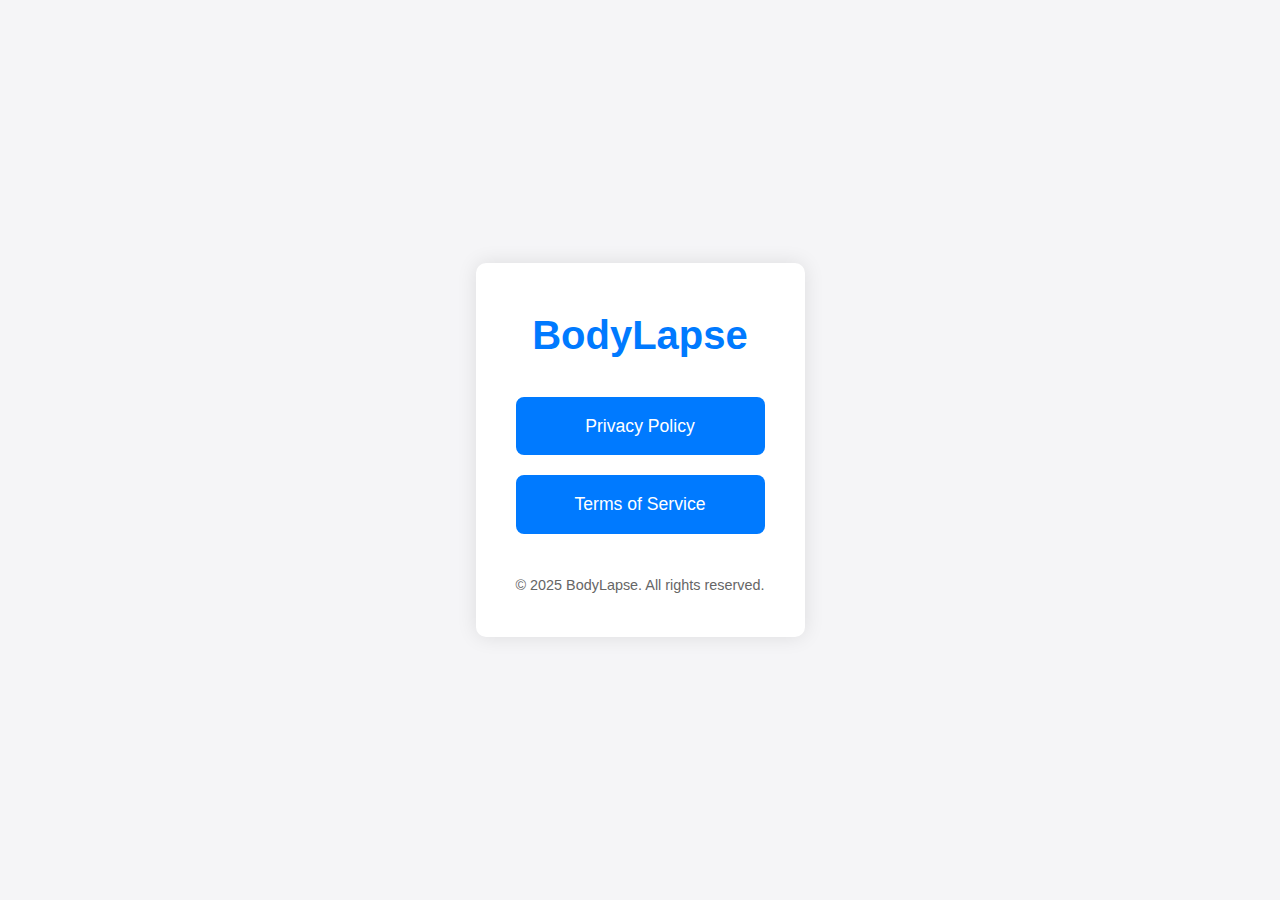
<file: index.html>
<!DOCTYPE html>
<html lang="en">
<head>
    <meta charset="UTF-8">
    <meta name="viewport" content="width=device-width, initial-scale=1.0">
    <title>BodyLapse - Legal</title>
    <style>
        * {
            margin: 0;
            padding: 0;
            box-sizing: border-box;
        }
        
        body {
            font-family: -apple-system, BlinkMacSystemFont, 'Segoe UI', Roboto, 'Helvetica Neue', Arial, sans-serif;
            line-height: 1.6;
            color: #333;
            background-color: #f5f5f7;
            display: flex;
            justify-content: center;
            align-items: center;
            min-height: 100vh;
        }
        
        .container {
            max-width: 600px;
            margin: 20px;
            padding: 40px;
            background-color: white;
            box-shadow: 0 0 20px rgba(0,0,0,0.1);
            border-radius: 10px;
            text-align: center;
        }
        
        h1 {
            color: #007AFF;
            margin-bottom: 30px;
            font-size: 2.5em;
        }
        
        .links {
            display: flex;
            flex-direction: column;
            gap: 20px;
        }
        
        a {
            display: inline-block;
            padding: 15px 30px;
            background-color: #007AFF;
            color: white;
            text-decoration: none;
            border-radius: 8px;
            font-size: 1.1em;
            transition: background-color 0.3s;
        }
        
        a:hover {
            background-color: #0051D5;
        }
        
        .footer {
            margin-top: 40px;
            color: #666;
            font-size: 0.9em;
        }
        
        @media (max-width: 600px) {
            .container {
                margin: 10px;
                padding: 30px 20px;
            }
            
            h1 {
                font-size: 2em;
            }
        }
    </style>
</head>
<body>
    <div class="container">
        <h1>BodyLapse</h1>
        <div class="links">
            <a href="privacy_policy.html">Privacy Policy</a>
            <a href="terms_of_service.html">Terms of Service</a>
        </div>
        <div class="footer">
            <p>&copy; 2025 BodyLapse. All rights reserved.</p>
        </div>
    </div>
</body>
</html>
</file>
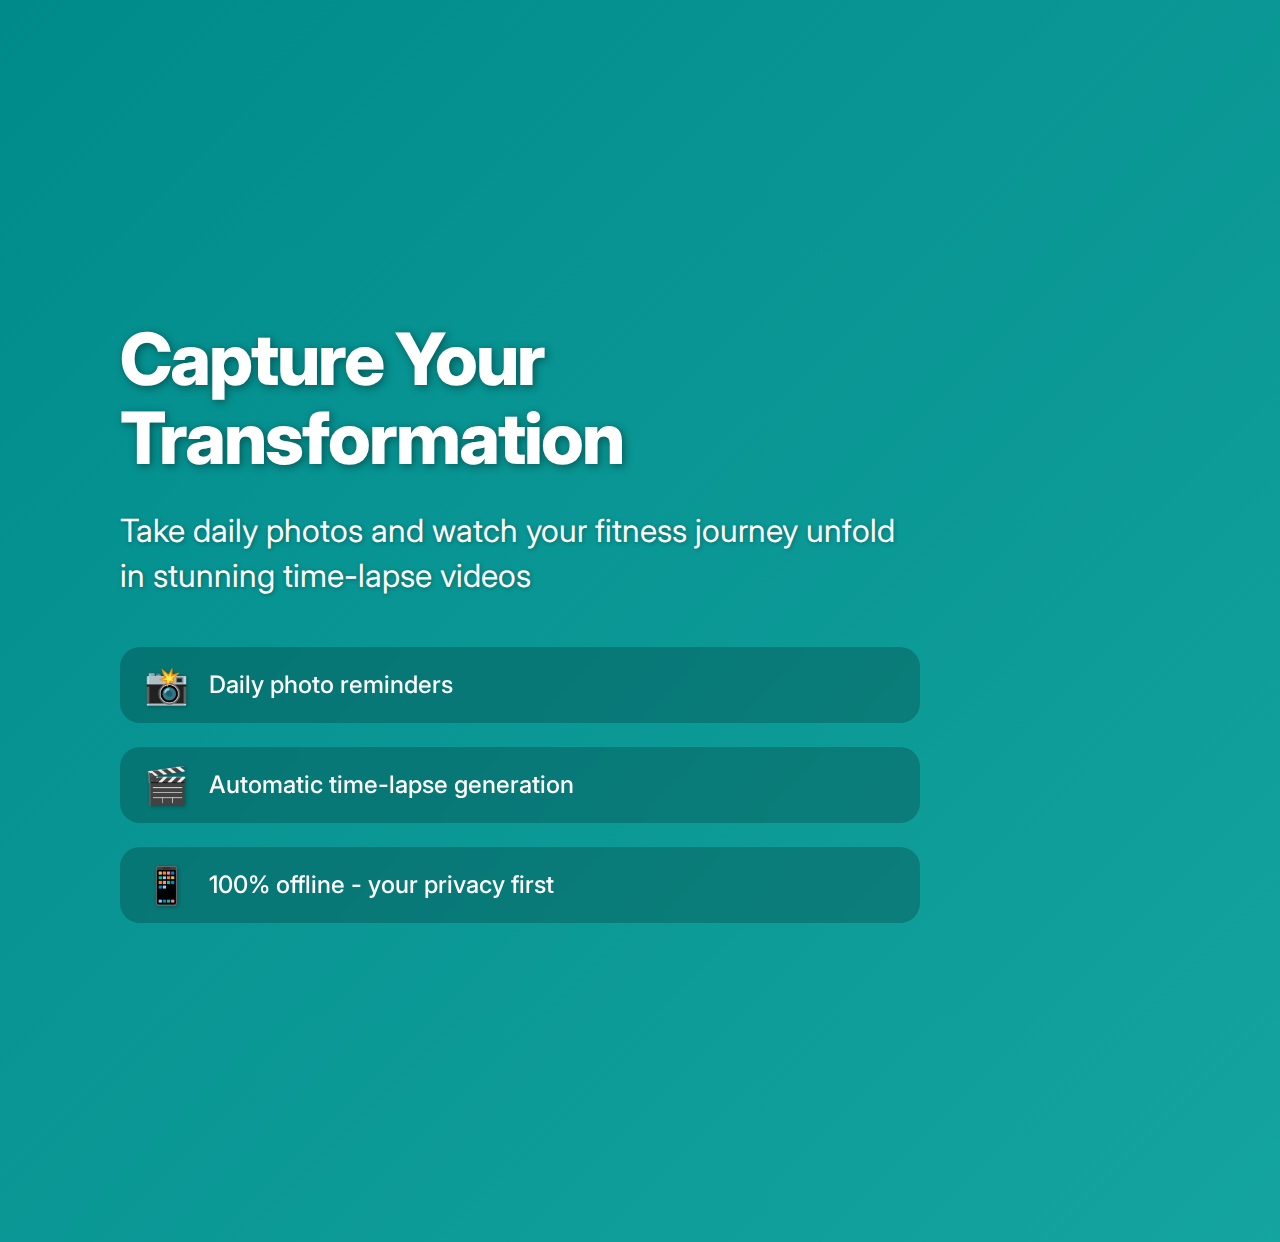
<file: bodylapse-marketing/index.html>
<!DOCTYPE html>
<html lang="en">
<head>
    <meta charset="UTF-8">
    <meta name="viewport" content="width=2688, height=1242, initial-scale=1.0">
    <title>BodyLapse - Track Your Fitness Journey</title>
    <link rel="stylesheet" href="css/styles.css">
    <link rel="preconnect" href="https://fonts.googleapis.com">
    <link rel="preconnect" href="https://fonts.gstatic.com" crossorigin>
    <link href="https://fonts.googleapis.com/css2?family=Inter:wght@400;500;600;700;800&display=swap" rel="stylesheet">
</head>
<body>
    <!-- Language Selector -->
    <div class="language-selector">
        <button class="lang-btn active" data-lang="en">EN</button>
        <button class="lang-btn" data-lang="ja">JA</button>
        <button class="lang-btn" data-lang="ko">KO</button>
        <button class="lang-btn" data-lang="es">ES</button>
    </div>


    <!-- Slide Container -->
    <div class="slide-container">
        <!-- Slide 1: Daily Photo & Time-lapse -->
        <div class="slide active" id="slide-1">
            <div class="content-wrapper">
                <div class="text-section">
                    <h1 class="title" data-i18n="slide1.title">Capture Your Transformation</h1>
                    <p class="subtitle" data-i18n="slide1.subtitle">Take daily photos and watch your fitness journey unfold in stunning time-lapse videos</p>
                    <div class="features">
                        <div class="feature-item">
                            <span class="feature-icon">📸</span>
                            <span class="feature-text" data-i18n="slide1.feature1">Daily photo reminders</span>
                        </div>
                        <div class="feature-item">
                            <span class="feature-icon">🎬</span>
                            <span class="feature-text" data-i18n="slide1.feature2">Automatic time-lapse generation</span>
                        </div>
                        <div class="feature-item">
                            <span class="feature-icon">📱</span>
                            <span class="feature-text" data-i18n="slide1.feature3">100% offline - your privacy first</span>
                        </div>
                    </div>
                </div>
                <div class="visual-section">
                    <div class="phone-mockup">
                        <video class="demo-video" autoplay loop muted playsinline>
                            <source src="assets/videos/timelapse-demo.mp4" type="video/mp4">
                        </video>
                        <div class="video-placeholder"></div>
                    </div>
                </div>
            </div>
        </div>

        <!-- Slide 2: Face Blur Privacy -->
        <div class="slide" id="slide-2">
            <div class="content-wrapper">
                <div class="text-section">
                    <h1 class="title" data-i18n="slide2.title">Your Privacy Matters</h1>
                    <p class="subtitle" data-i18n="slide2.subtitle">Advanced face blur technology keeps your identity private while tracking your progress</p>
                    <div class="features">
                        <div class="feature-item">
                            <span class="feature-icon">🔒</span>
                            <span class="feature-text" data-i18n="slide2.feature1">Automatic face detection & blur</span>
                        </div>
                        <div class="feature-item">
                            <span class="feature-icon">🛡️</span>
                            <span class="feature-text" data-i18n="slide2.feature2">On-device processing only</span>
                        </div>
                        <div class="feature-item">
                            <span class="feature-icon">👤</span>
                            <span class="feature-text" data-i18n="slide2.feature3">Share progress, not identity</span>
                        </div>
                    </div>
                </div>
                <div class="visual-section">
                    <div class="before-after-showcase">
                        <div class="privacy-demo">
                            <img src="assets/images/privacy-before.png" alt="Before blur" class="privacy-img before">
                            <img src="assets/images/privacy-after.png" alt="After blur" class="privacy-img after">
                        </div>
                    </div>
                </div>
            </div>
        </div>

        <!-- Slide 3: Weight & Body Fat Tracking -->
        <div class="slide" id="slide-3">
            <div class="content-wrapper">
                <div class="text-section">
                    <div class="premium-badge" data-i18n="premium">PREMIUM</div>
                    <h1 class="title" data-i18n="slide3.title">Track Every Metric</h1>
                    <p class="subtitle" data-i18n="slide3.subtitle">Monitor weight and body fat percentage with beautiful charts and insights</p>
                    <div class="features">
                        <div class="feature-item">
                            <span class="feature-icon">📊</span>
                            <span class="feature-text" data-i18n="slide3.feature1">Interactive progress charts</span>
                        </div>
                        <div class="feature-item">
                            <span class="feature-icon">💪</span>
                            <span class="feature-text" data-i18n="slide3.feature2">Body composition tracking</span>
                        </div>
                        <div class="feature-item">
                            <span class="feature-icon">🏥</span>
                            <span class="feature-text" data-i18n="slide3.feature3">HealthKit integration</span>
                        </div>
                    </div>
                </div>
                <div class="visual-section">
                    <div class="chart-mockup">
                        <img src="assets/images/weight-chart.png" alt="Weight tracking chart" class="chart-img">
                    </div>
                </div>
            </div>
        </div>

        <!-- Slide 4: Before/After Comparison -->
        <div class="slide" id="slide-4">
            <div class="content-wrapper">
                <div class="text-section">
                    <h1 class="title" data-i18n="slide4.title">See Your Progress</h1>
                    <p class="subtitle" data-i18n="slide4.subtitle">Compare any two dates side-by-side to visualize your transformation</p>
                    <div class="features">
                        <div class="feature-item">
                            <span class="feature-icon">🔄</span>
                            <span class="feature-text" data-i18n="slide4.feature1">Instant before/after views</span>
                        </div>
                        <div class="feature-item">
                            <span class="feature-icon">📅</span>
                            <span class="feature-text" data-i18n="slide4.feature2">Select any dates to compare</span>
                        </div>
                        <div class="feature-item">
                            <span class="feature-icon">📈</span>
                            <span class="feature-text" data-i18n="slide4.feature3">Track long-term changes</span>
                        </div>
                    </div>
                </div>
                <div class="visual-section">
                    <div class="comparison-showcase">
                        <img src="assets/images/comparison-view.png" alt="Before/After comparison" class="comparison-img">
                    </div>
                </div>
            </div>
        </div>

        <!-- Slide 5: Body Outline Detection -->
        <div class="slide" id="slide-5">
            <div class="content-wrapper">
                <div class="text-section">
                    <h1 class="title" data-i18n="slide5.title">Perfect Alignment Every Time</h1>
                    <p class="subtitle" data-i18n="slide5.subtitle">Smart body outline detection ensures consistent photos for accurate progress tracking</p>
                    <div class="features">
                        <div class="feature-item">
                            <span class="feature-icon">🎯</span>
                            <span class="feature-text" data-i18n="slide5.feature1">AI-powered body detection</span>
                        </div>
                        <div class="feature-item">
                            <span class="feature-icon">📐</span>
                            <span class="feature-text" data-i18n="slide5.feature2">Consistent pose guidance</span>
                        </div>
                        <div class="feature-item">
                            <span class="feature-icon">📊</span>
                            <span class="feature-text" data-i18n="slide5.feature3">More accurate comparisons</span>
                        </div>
                    </div>
                </div>
                <div class="visual-section">
                    <div class="body-outline-mockup">
                        <img src="assets/images/body-outline.png" alt="Body outline detection" class="outline-img">
                    </div>
                </div>
            </div>
        </div>

        <!-- Slide 6: Call to Action -->
        <div class="slide" id="slide-6">
            <div class="content-wrapper">
                <div class="text-section">
                    <h1 class="title" data-i18n="slide6.title">Start Your Journey Today</h1>
                    <p class="subtitle" data-i18n="slide6.subtitle">Join thousands who are transforming their bodies with BodyLapse</p>
                    <div class="features">
                        <div class="feature-item">
                            <span class="feature-icon">🆓</span>
                            <span class="feature-text" data-i18n="slide6.feature1">Free to start</span>
                        </div>
                        <div class="feature-item">
                            <span class="feature-icon">🔒</span>
                            <span class="feature-text" data-i18n="slide6.feature2">100% private & secure</span>
                        </div>
                        <div class="feature-item">
                            <span class="feature-icon">⭐</span>
                            <span class="feature-text" data-i18n="slide6.feature3">Premium features available</span>
                        </div>
                    </div>
                    <div class="cta-section">
                        <p class="cta-text" data-i18n="cta.text">Start your transformation today</p>
                        <button class="cta-button" data-i18n="cta.button">Download BodyLapse</button>
                    </div>
                </div>
                <div class="visual-section">
                    <div class="app-logo-section">
                        <img src="assets/images/app-icon.png" alt="BodyLapse App Icon" class="app-icon">
                    </div>
                </div>
            </div>
        </div>
    </div>


    <script src="js/translations.js"></script>
    <script src="js/main.js"></script>
</body>
</html>
</file>
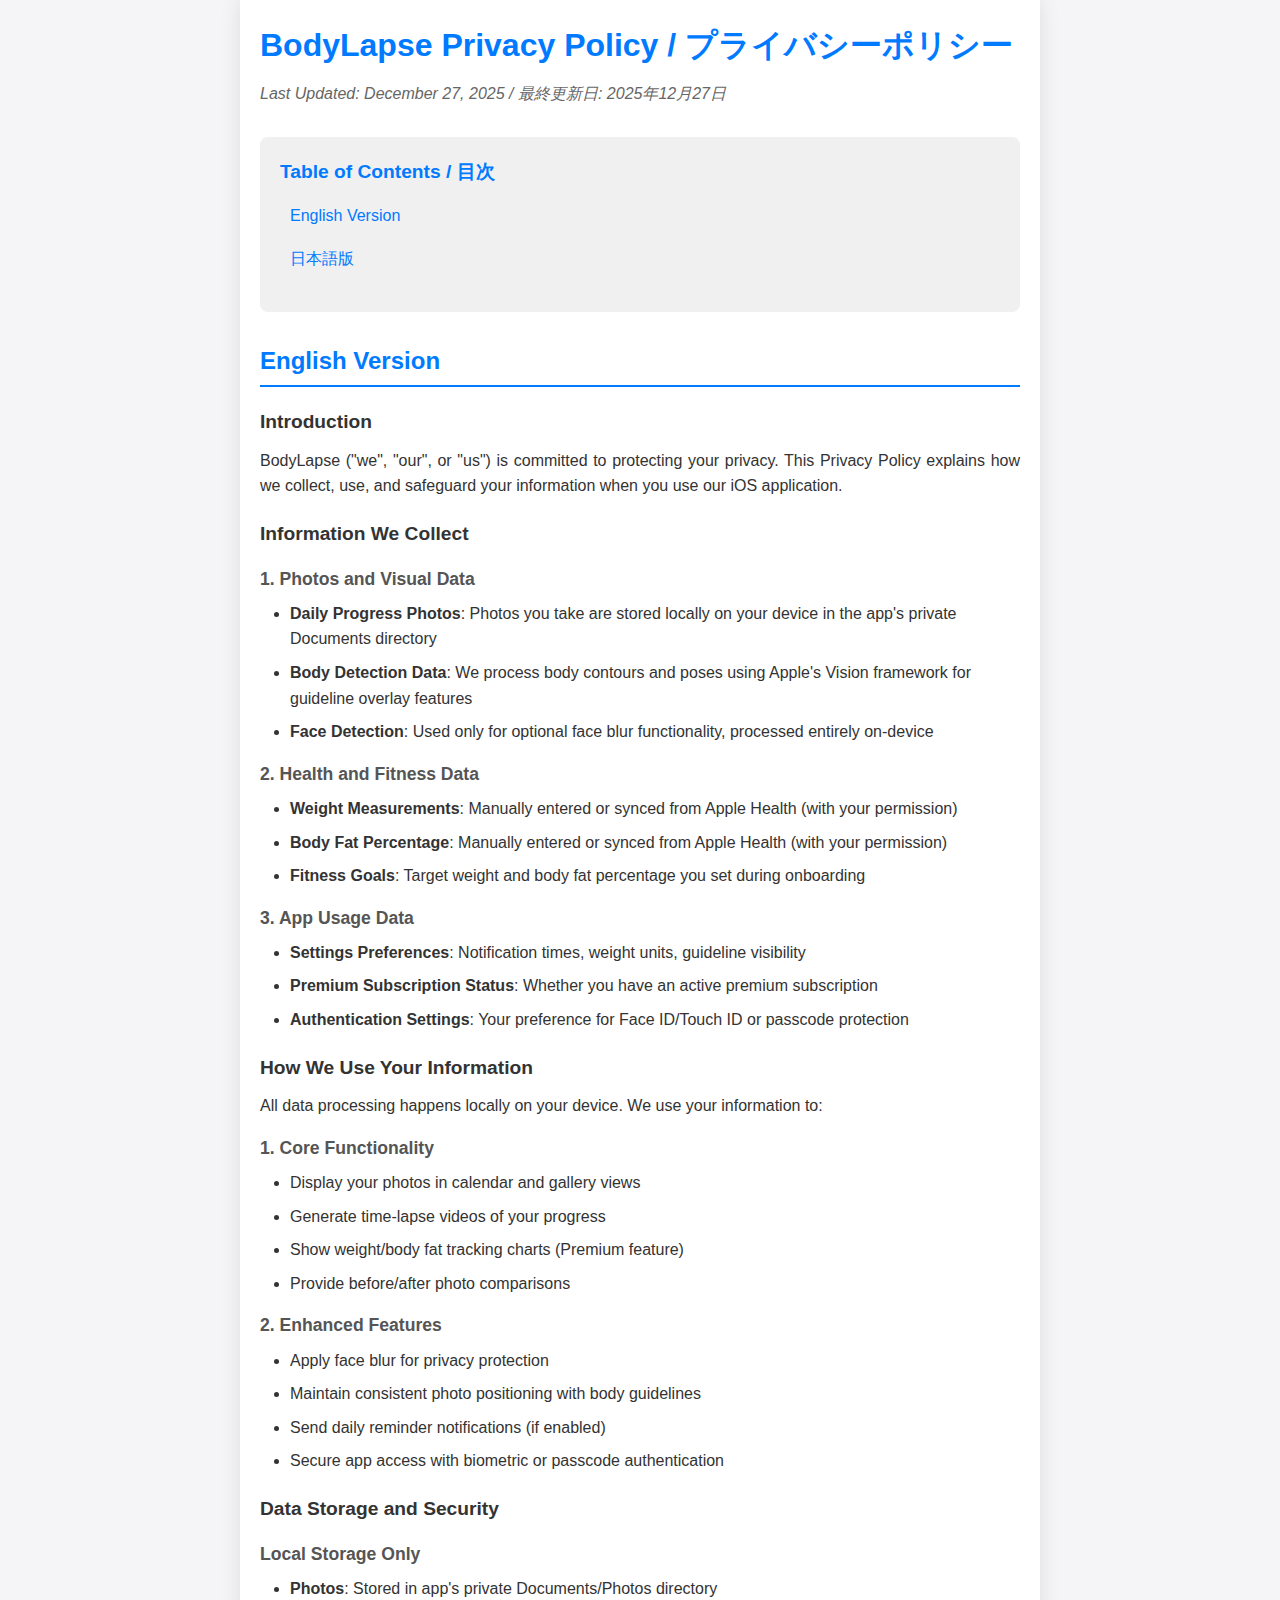
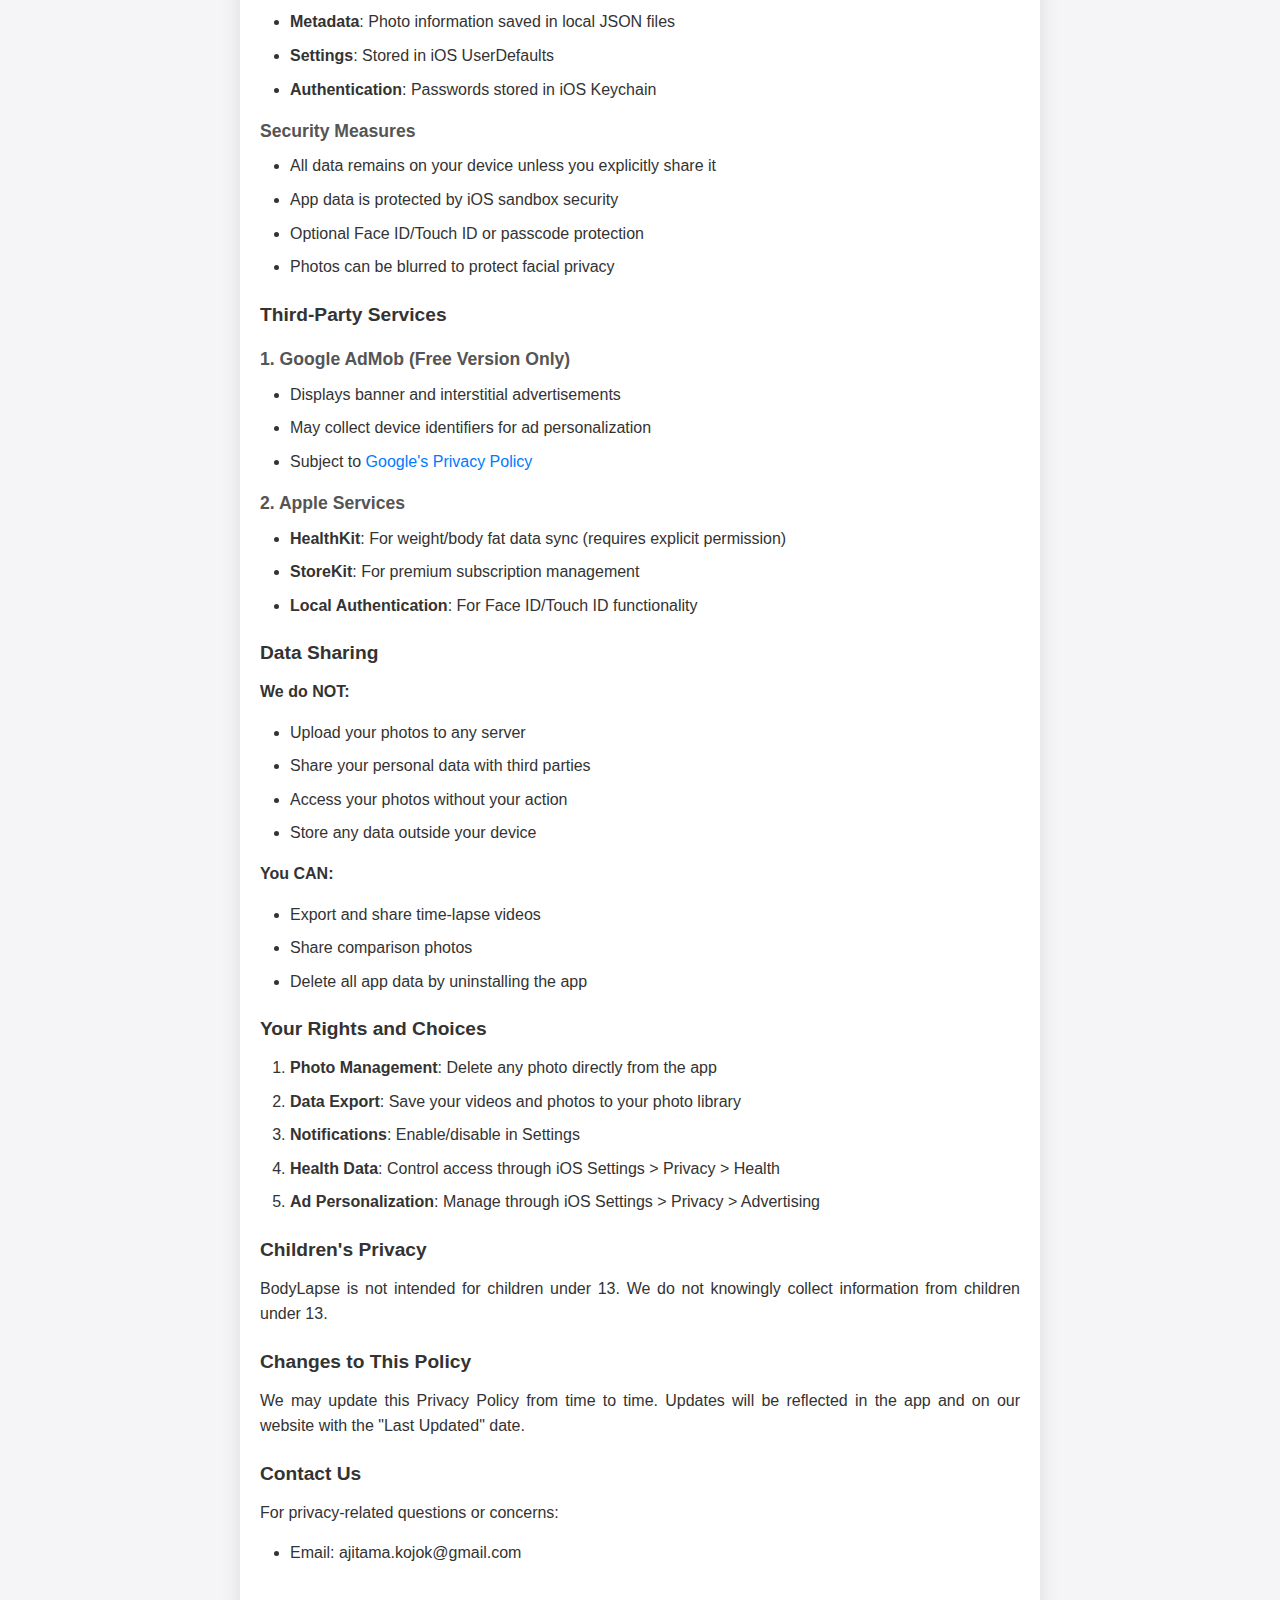
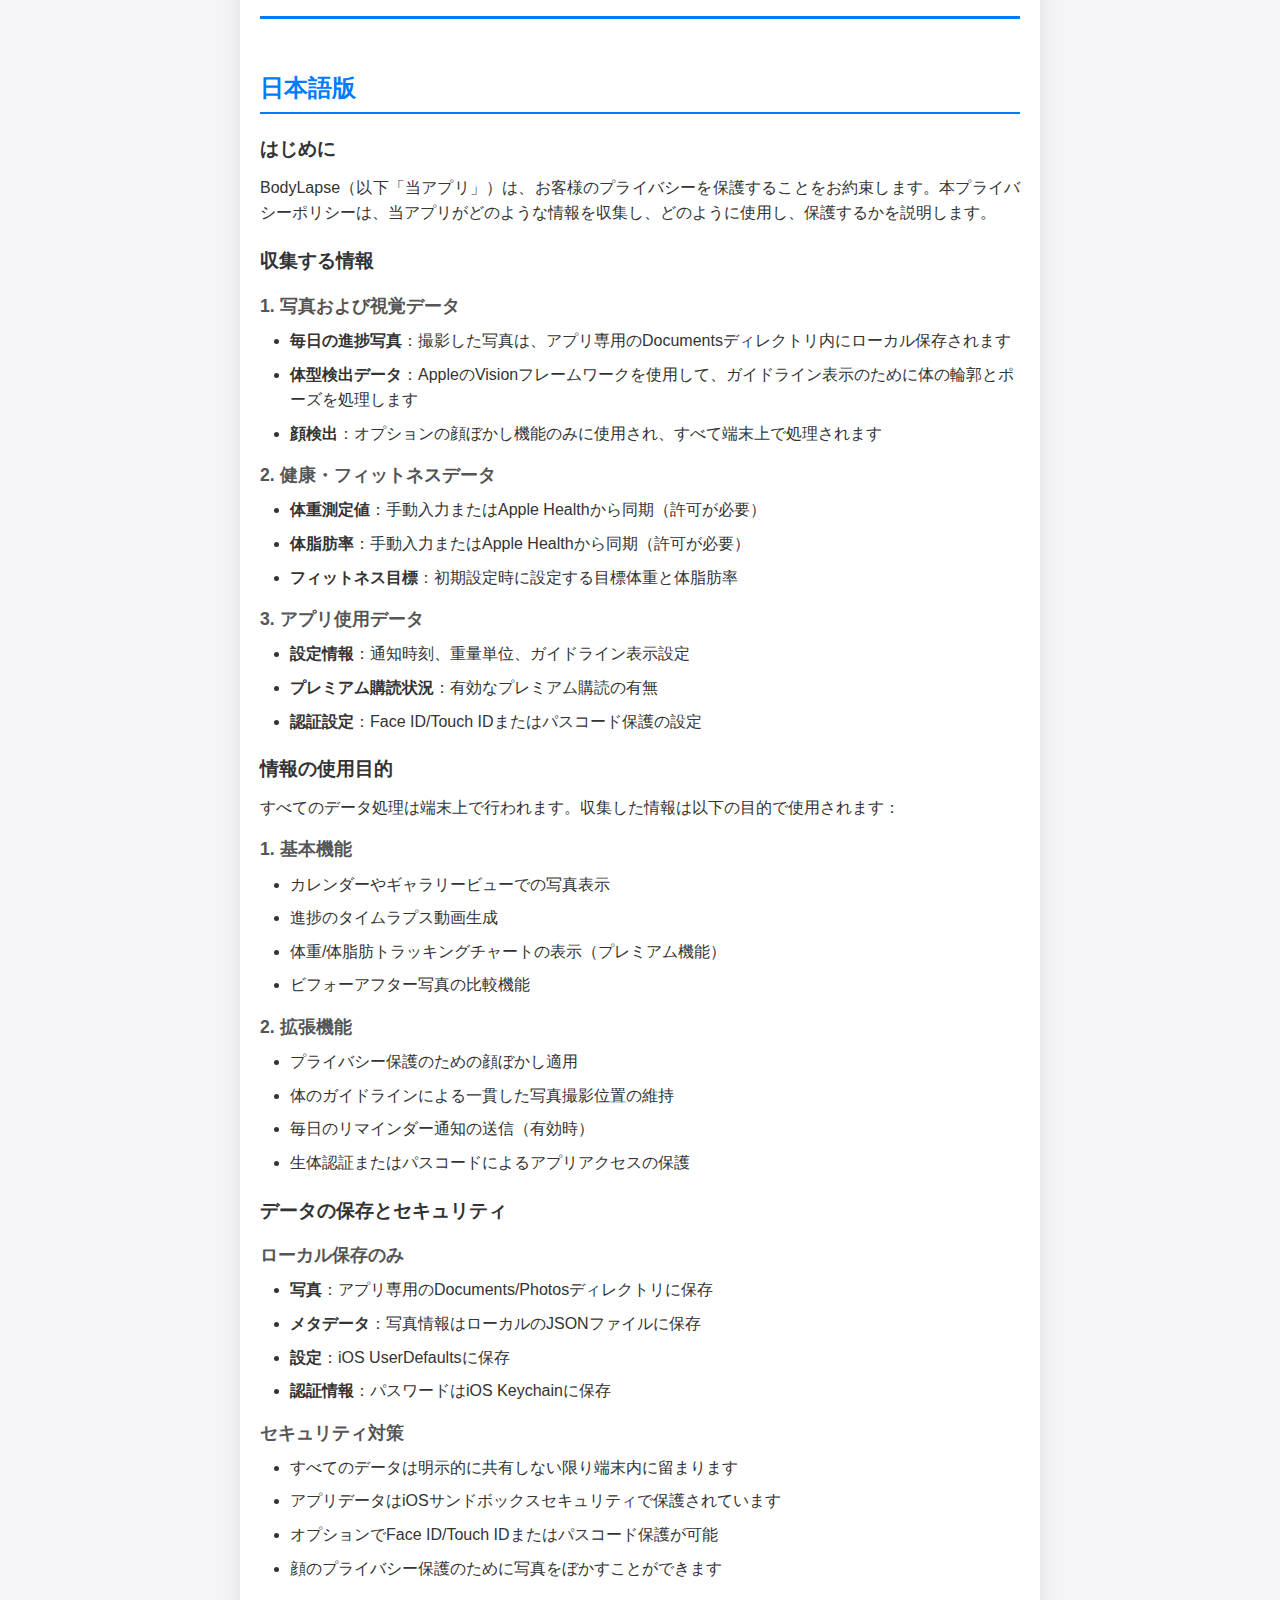
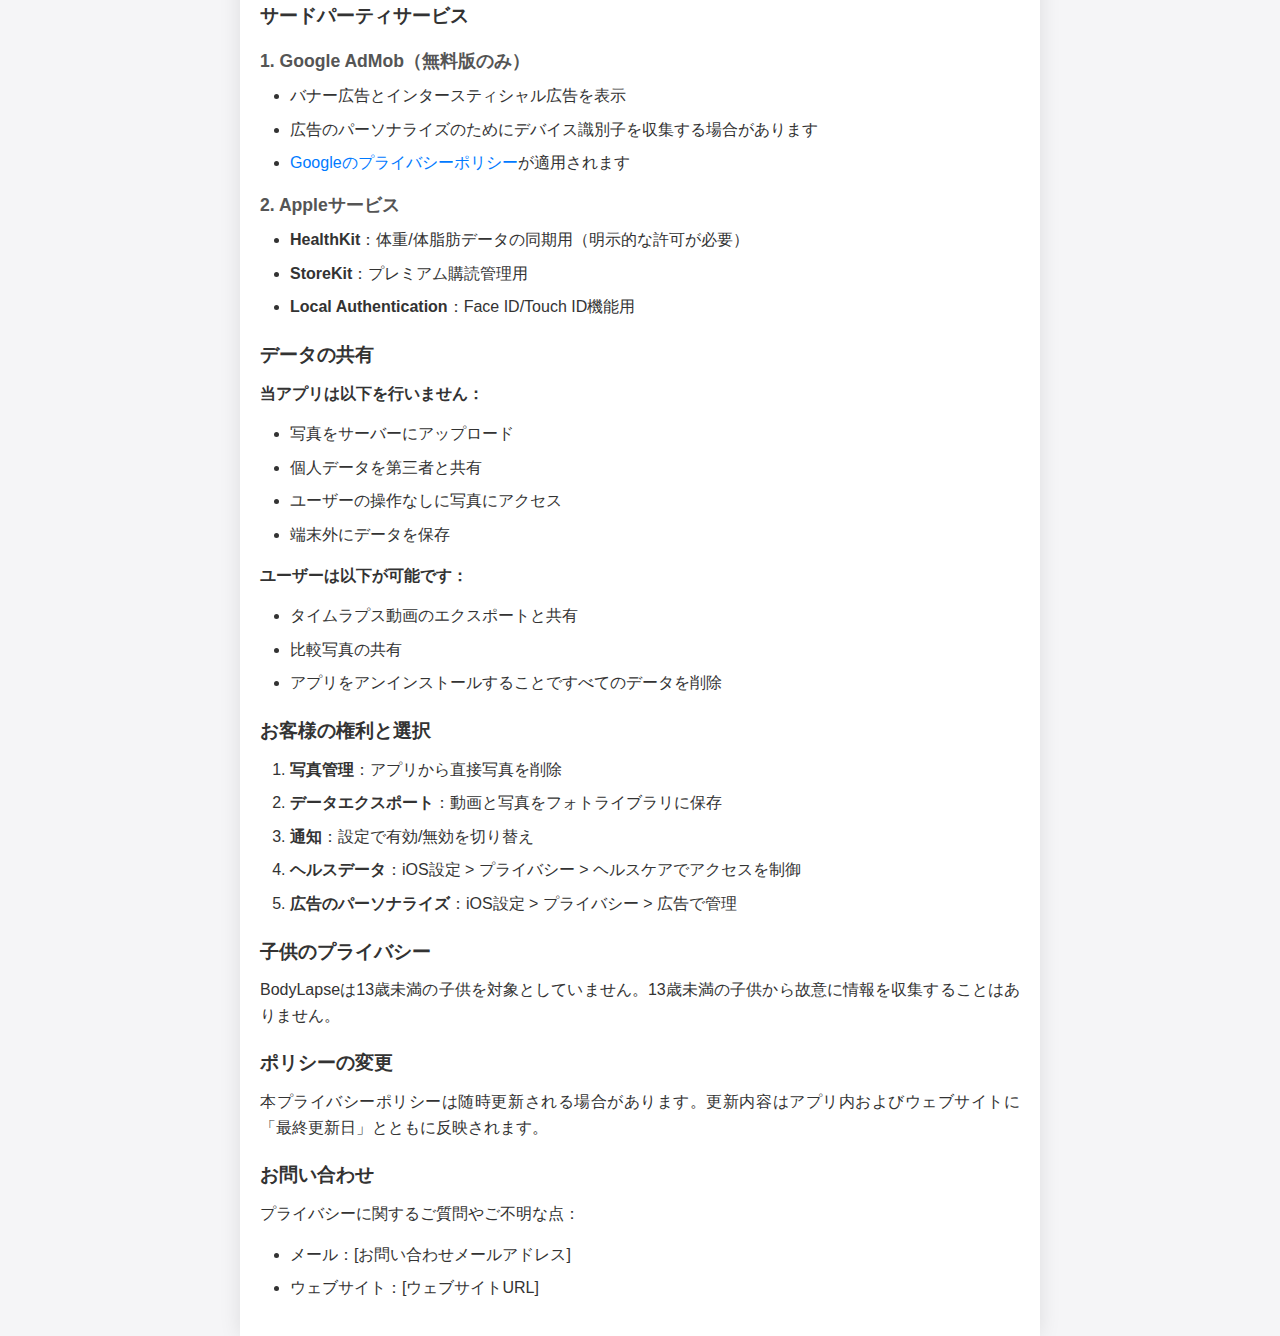
<file: privacy_policy.html>
<!DOCTYPE html>
<html lang="en">
<head>
    <meta charset="UTF-8">
    <meta name="viewport" content="width=device-width, initial-scale=1.0">
    <title>BodyLapse Privacy Policy</title>
    <style>
        * {
            margin: 0;
            padding: 0;
            box-sizing: border-box;
        }
        
        body {
            font-family: -apple-system, BlinkMacSystemFont, 'Segoe UI', Roboto, 'Helvetica Neue', Arial, sans-serif;
            line-height: 1.6;
            color: #333;
            background-color: #f5f5f7;
        }
        
        .container {
            max-width: 800px;
            margin: 0 auto;
            padding: 20px;
            background-color: white;
            box-shadow: 0 0 20px rgba(0,0,0,0.1);
        }
        
        h1 {
            color: #007AFF;
            margin-bottom: 10px;
            font-size: 2em;
        }
        
        h2 {
            color: #007AFF;
            margin-top: 30px;
            margin-bottom: 15px;
            font-size: 1.5em;
            border-bottom: 2px solid #007AFF;
            padding-bottom: 5px;
        }
        
        h3 {
            color: #333;
            margin-top: 20px;
            margin-bottom: 10px;
            font-size: 1.2em;
        }
        
        h4 {
            color: #555;
            margin-top: 15px;
            margin-bottom: 8px;
            font-size: 1.1em;
        }
        
        p {
            margin-bottom: 15px;
            text-align: justify;
        }
        
        ul, ol {
            margin-left: 30px;
            margin-bottom: 15px;
        }
        
        li {
            margin-bottom: 8px;
        }
        
        .update-date {
            color: #666;
            font-style: italic;
            margin-bottom: 30px;
        }
        
        .language-separator {
            margin: 50px 0;
            border-top: 3px solid #007AFF;
        }
        
        a {
            color: #007AFF;
            text-decoration: none;
        }
        
        a:hover {
            text-decoration: underline;
        }
        
        .toc {
            background-color: #f0f0f0;
            padding: 20px;
            margin-bottom: 30px;
            border-radius: 8px;
        }
        
        .toc h3 {
            margin-top: 0;
            color: #007AFF;
        }
        
        .toc ul {
            list-style: none;
            margin-left: 0;
        }
        
        .toc a {
            display: block;
            padding: 5px 10px;
            border-radius: 4px;
            transition: background-color 0.2s;
        }
        
        .toc a:hover {
            background-color: #e0e0e0;
            text-decoration: none;
        }
        
        @media (max-width: 600px) {
            .container {
                padding: 15px;
            }
            
            h1 {
                font-size: 1.5em;
            }
            
            h2 {
                font-size: 1.3em;
            }
        }
    </style>
</head>
<body>
    <div class="container">
        <h1>BodyLapse Privacy Policy / プライバシーポリシー</h1>
        <p class="update-date">Last Updated: December 27, 2025 / 最終更新日: 2025年12月27日</p>
        
        <div class="toc">
            <h3>Table of Contents / 目次</h3>
            <ul>
                <li><a href="#english">English Version</a></li>
                <li><a href="#japanese">日本語版</a></li>
            </ul>
        </div>

        <section id="english">
            <h2>English Version</h2>
            
            <h3>Introduction</h3>
            <p>BodyLapse ("we", "our", or "us") is committed to protecting your privacy. This Privacy Policy explains how we collect, use, and safeguard your information when you use our iOS application.</p>
            
            <h3>Information We Collect</h3>
            
            <h4>1. Photos and Visual Data</h4>
            <ul>
                <li><strong>Daily Progress Photos</strong>: Photos you take are stored locally on your device in the app's private Documents directory</li>
                <li><strong>Body Detection Data</strong>: We process body contours and poses using Apple's Vision framework for guideline overlay features</li>
                <li><strong>Face Detection</strong>: Used only for optional face blur functionality, processed entirely on-device</li>
            </ul>
            
            <h4>2. Health and Fitness Data</h4>
            <ul>
                <li><strong>Weight Measurements</strong>: Manually entered or synced from Apple Health (with your permission)</li>
                <li><strong>Body Fat Percentage</strong>: Manually entered or synced from Apple Health (with your permission)</li>
                <li><strong>Fitness Goals</strong>: Target weight and body fat percentage you set during onboarding</li>
            </ul>
            
            <h4>3. App Usage Data</h4>
            <ul>
                <li><strong>Settings Preferences</strong>: Notification times, weight units, guideline visibility</li>
                <li><strong>Premium Subscription Status</strong>: Whether you have an active premium subscription</li>
                <li><strong>Authentication Settings</strong>: Your preference for Face ID/Touch ID or passcode protection</li>
            </ul>
            
            <h3>How We Use Your Information</h3>
            <p>All data processing happens locally on your device. We use your information to:</p>
            
            <h4>1. Core Functionality</h4>
            <ul>
                <li>Display your photos in calendar and gallery views</li>
                <li>Generate time-lapse videos of your progress</li>
                <li>Show weight/body fat tracking charts (Premium feature)</li>
                <li>Provide before/after photo comparisons</li>
            </ul>
            
            <h4>2. Enhanced Features</h4>
            <ul>
                <li>Apply face blur for privacy protection</li>
                <li>Maintain consistent photo positioning with body guidelines</li>
                <li>Send daily reminder notifications (if enabled)</li>
                <li>Secure app access with biometric or passcode authentication</li>
            </ul>
            
            <h3>Data Storage and Security</h3>
            
            <h4>Local Storage Only</h4>
            <ul>
                <li><strong>Photos</strong>: Stored in app's private Documents/Photos directory</li>
                <li><strong>Metadata</strong>: Photo information saved in local JSON files</li>
                <li><strong>Settings</strong>: Stored in iOS UserDefaults</li>
                <li><strong>Authentication</strong>: Passwords stored in iOS Keychain</li>
            </ul>
            
            <h4>Security Measures</h4>
            <ul>
                <li>All data remains on your device unless you explicitly share it</li>
                <li>App data is protected by iOS sandbox security</li>
                <li>Optional Face ID/Touch ID or passcode protection</li>
                <li>Photos can be blurred to protect facial privacy</li>
            </ul>
            
            <h3>Third-Party Services</h3>
            
            <h4>1. Google AdMob (Free Version Only)</h4>
            <ul>
                <li>Displays banner and interstitial advertisements</li>
                <li>May collect device identifiers for ad personalization</li>
                <li>Subject to <a href="https://policies.google.com/privacy" target="_blank">Google's Privacy Policy</a></li>
            </ul>
            
            <h4>2. Apple Services</h4>
            <ul>
                <li><strong>HealthKit</strong>: For weight/body fat data sync (requires explicit permission)</li>
                <li><strong>StoreKit</strong>: For premium subscription management</li>
                <li><strong>Local Authentication</strong>: For Face ID/Touch ID functionality</li>
            </ul>
            
            <h3>Data Sharing</h3>
            <p><strong>We do NOT:</strong></p>
            <ul>
                <li>Upload your photos to any server</li>
                <li>Share your personal data with third parties</li>
                <li>Access your photos without your action</li>
                <li>Store any data outside your device</li>
            </ul>
            
            <p><strong>You CAN:</strong></p>
            <ul>
                <li>Export and share time-lapse videos</li>
                <li>Share comparison photos</li>
                <li>Delete all app data by uninstalling the app</li>
            </ul>
            
            <h3>Your Rights and Choices</h3>
            <ol>
                <li><strong>Photo Management</strong>: Delete any photo directly from the app</li>
                <li><strong>Data Export</strong>: Save your videos and photos to your photo library</li>
                <li><strong>Notifications</strong>: Enable/disable in Settings</li>
                <li><strong>Health Data</strong>: Control access through iOS Settings > Privacy > Health</li>
                <li><strong>Ad Personalization</strong>: Manage through iOS Settings > Privacy > Advertising</li>
            </ol>
            
            <h3>Children's Privacy</h3>
            <p>BodyLapse is not intended for children under 13. We do not knowingly collect information from children under 13.</p>
            
            <h3>Changes to This Policy</h3>
            <p>We may update this Privacy Policy from time to time. Updates will be reflected in the app and on our website with the "Last Updated" date.</p>
            
            <h3>Contact Us</h3>
            <p>For privacy-related questions or concerns:</p>
            <ul>
                <li>Email: ajitama.kojok@gmail.com</li>
            </ul>
        </section>

        <div class="language-separator"></div>

        <section id="japanese">
            <h2>日本語版</h2>
            
            <h3>はじめに</h3>
            <p>BodyLapse（以下「当アプリ」）は、お客様のプライバシーを保護することをお約束します。本プライバシーポリシーは、当アプリがどのような情報を収集し、どのように使用し、保護するかを説明します。</p>
            
            <h3>収集する情報</h3>
            
            <h4>1. 写真および視覚データ</h4>
            <ul>
                <li><strong>毎日の進捗写真</strong>：撮影した写真は、アプリ専用のDocumentsディレクトリ内にローカル保存されます</li>
                <li><strong>体型検出データ</strong>：AppleのVisionフレームワークを使用して、ガイドライン表示のために体の輪郭とポーズを処理します</li>
                <li><strong>顔検出</strong>：オプションの顔ぼかし機能のみに使用され、すべて端末上で処理されます</li>
            </ul>
            
            <h4>2. 健康・フィットネスデータ</h4>
            <ul>
                <li><strong>体重測定値</strong>：手動入力またはApple Healthから同期（許可が必要）</li>
                <li><strong>体脂肪率</strong>：手動入力またはApple Healthから同期（許可が必要）</li>
                <li><strong>フィットネス目標</strong>：初期設定時に設定する目標体重と体脂肪率</li>
            </ul>
            
            <h4>3. アプリ使用データ</h4>
            <ul>
                <li><strong>設定情報</strong>：通知時刻、重量単位、ガイドライン表示設定</li>
                <li><strong>プレミアム購読状況</strong>：有効なプレミアム購読の有無</li>
                <li><strong>認証設定</strong>：Face ID/Touch IDまたはパスコード保護の設定</li>
            </ul>
            
            <h3>情報の使用目的</h3>
            <p>すべてのデータ処理は端末上で行われます。収集した情報は以下の目的で使用されます：</p>
            
            <h4>1. 基本機能</h4>
            <ul>
                <li>カレンダーやギャラリービューでの写真表示</li>
                <li>進捗のタイムラプス動画生成</li>
                <li>体重/体脂肪トラッキングチャートの表示（プレミアム機能）</li>
                <li>ビフォーアフター写真の比較機能</li>
            </ul>
            
            <h4>2. 拡張機能</h4>
            <ul>
                <li>プライバシー保護のための顔ぼかし適用</li>
                <li>体のガイドラインによる一貫した写真撮影位置の維持</li>
                <li>毎日のリマインダー通知の送信（有効時）</li>
                <li>生体認証またはパスコードによるアプリアクセスの保護</li>
            </ul>
            
            <h3>データの保存とセキュリティ</h3>
            
            <h4>ローカル保存のみ</h4>
            <ul>
                <li><strong>写真</strong>：アプリ専用のDocuments/Photosディレクトリに保存</li>
                <li><strong>メタデータ</strong>：写真情報はローカルのJSONファイルに保存</li>
                <li><strong>設定</strong>：iOS UserDefaultsに保存</li>
                <li><strong>認証情報</strong>：パスワードはiOS Keychainに保存</li>
            </ul>
            
            <h4>セキュリティ対策</h4>
            <ul>
                <li>すべてのデータは明示的に共有しない限り端末内に留まります</li>
                <li>アプリデータはiOSサンドボックスセキュリティで保護されています</li>
                <li>オプションでFace ID/Touch IDまたはパスコード保護が可能</li>
                <li>顔のプライバシー保護のために写真をぼかすことができます</li>
            </ul>
            
            <h3>サードパーティサービス</h3>
            
            <h4>1. Google AdMob（無料版のみ）</h4>
            <ul>
                <li>バナー広告とインタースティシャル広告を表示</li>
                <li>広告のパーソナライズのためにデバイス識別子を収集する場合があります</li>
                <li><a href="https://policies.google.com/privacy" target="_blank">Googleのプライバシーポリシー</a>が適用されます</li>
            </ul>
            
            <h4>2. Appleサービス</h4>
            <ul>
                <li><strong>HealthKit</strong>：体重/体脂肪データの同期用（明示的な許可が必要）</li>
                <li><strong>StoreKit</strong>：プレミアム購読管理用</li>
                <li><strong>Local Authentication</strong>：Face ID/Touch ID機能用</li>
            </ul>
            
            <h3>データの共有</h3>
            <p><strong>当アプリは以下を行いません：</strong></p>
            <ul>
                <li>写真をサーバーにアップロード</li>
                <li>個人データを第三者と共有</li>
                <li>ユーザーの操作なしに写真にアクセス</li>
                <li>端末外にデータを保存</li>
            </ul>
            
            <p><strong>ユーザーは以下が可能です：</strong></p>
            <ul>
                <li>タイムラプス動画のエクスポートと共有</li>
                <li>比較写真の共有</li>
                <li>アプリをアンインストールすることですべてのデータを削除</li>
            </ul>
            
            <h3>お客様の権利と選択</h3>
            <ol>
                <li><strong>写真管理</strong>：アプリから直接写真を削除</li>
                <li><strong>データエクスポート</strong>：動画と写真をフォトライブラリに保存</li>
                <li><strong>通知</strong>：設定で有効/無効を切り替え</li>
                <li><strong>ヘルスデータ</strong>：iOS設定 > プライバシー > ヘルスケアでアクセスを制御</li>
                <li><strong>広告のパーソナライズ</strong>：iOS設定 > プライバシー > 広告で管理</li>
            </ol>
            
            <h3>子供のプライバシー</h3>
            <p>BodyLapseは13歳未満の子供を対象としていません。13歳未満の子供から故意に情報を収集することはありません。</p>
            
            <h3>ポリシーの変更</h3>
            <p>本プライバシーポリシーは随時更新される場合があります。更新内容はアプリ内およびウェブサイトに「最終更新日」とともに反映されます。</p>
            
            <h3>お問い合わせ</h3>
            <p>プライバシーに関するご質問やご不明な点：</p>
            <ul>
                <li>メール：[お問い合わせメールアドレス]</li>
                <li>ウェブサイト：[ウェブサイトURL]</li>
            </ul>
        </section>
    </div>
</body>
</html>
</file>
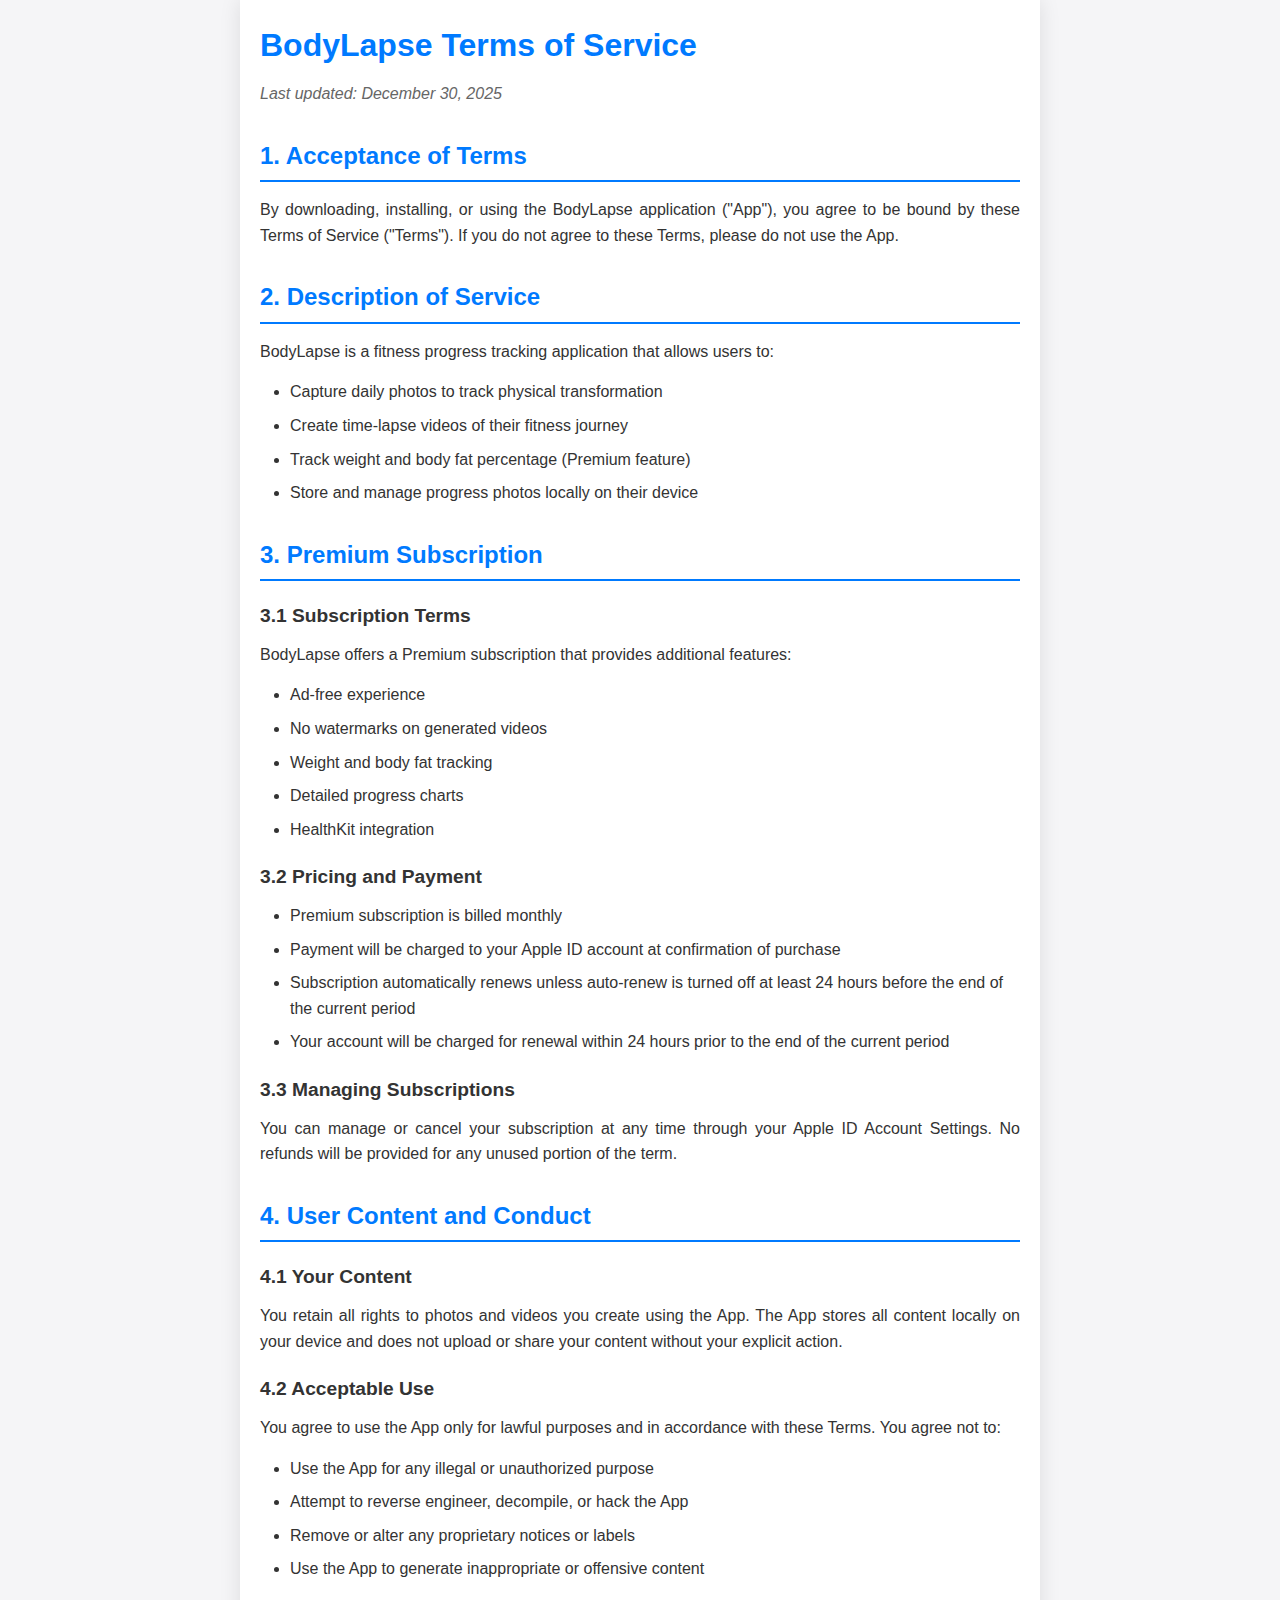
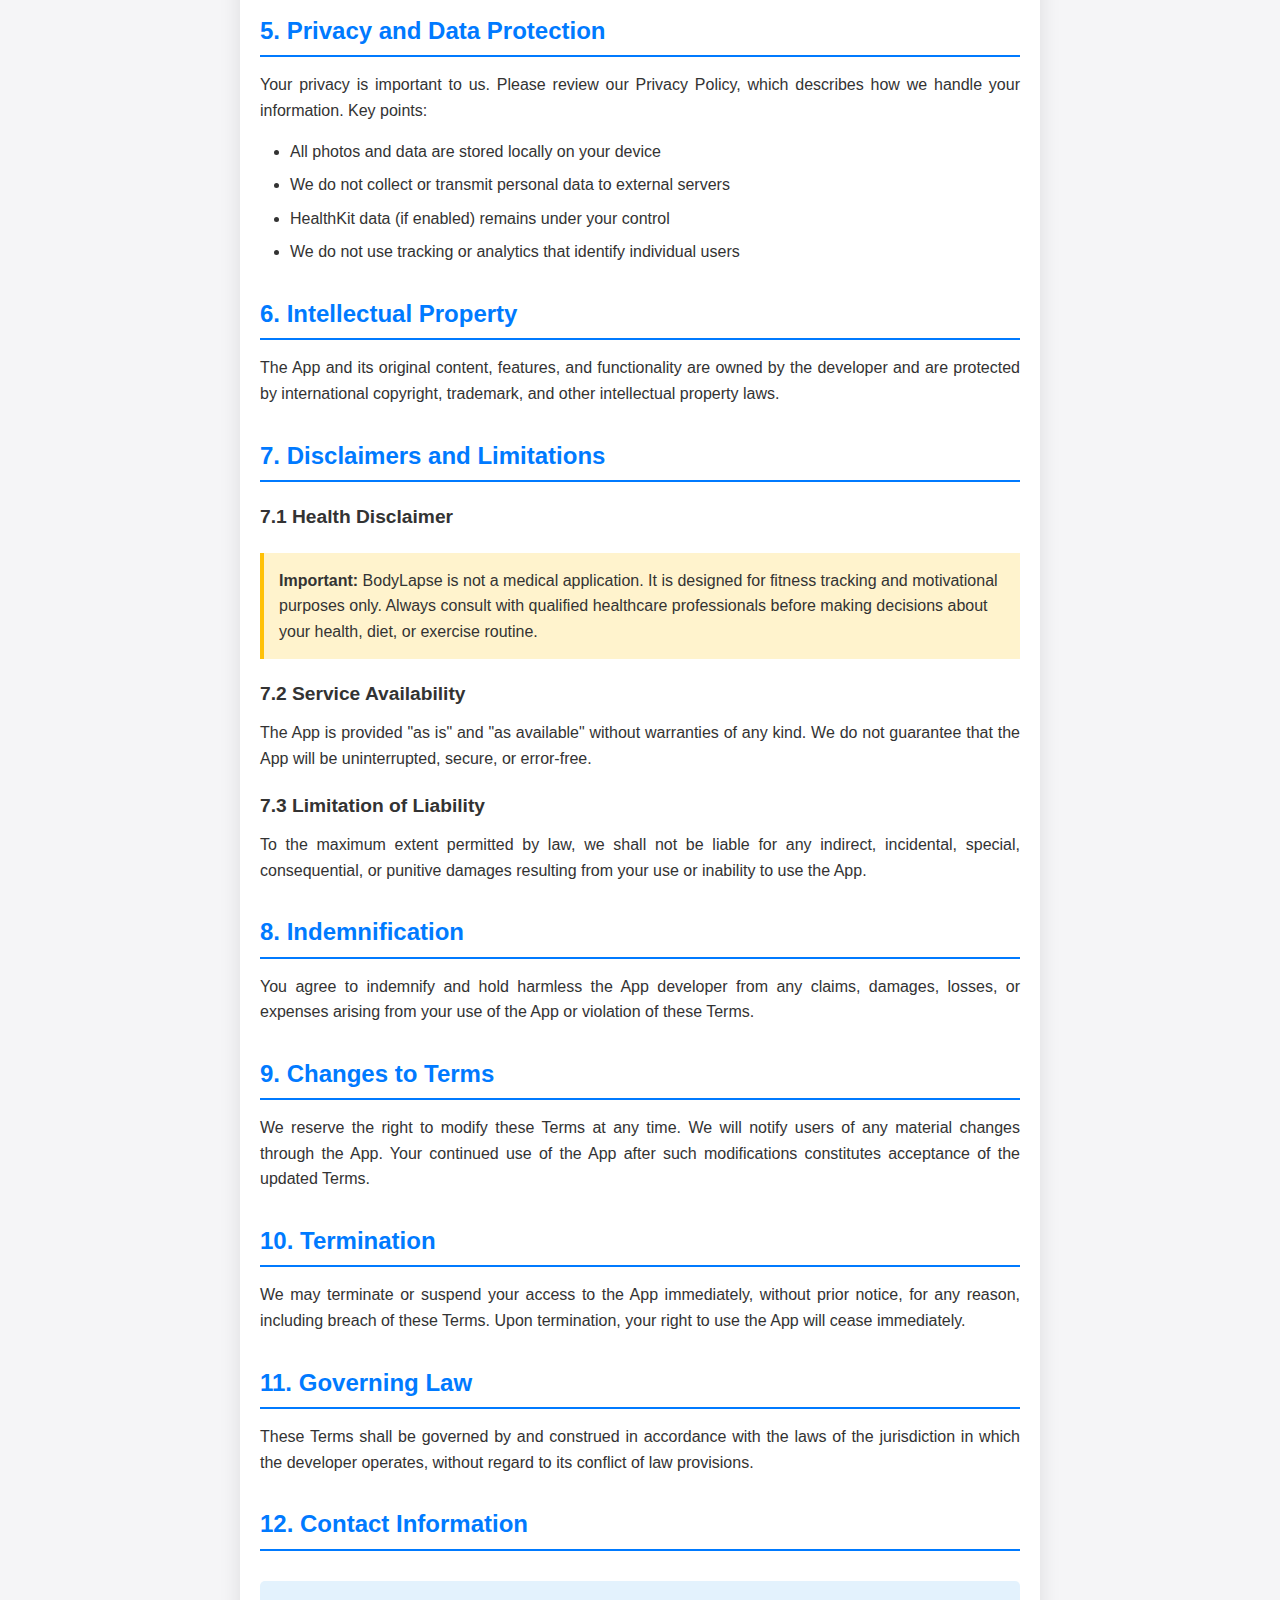
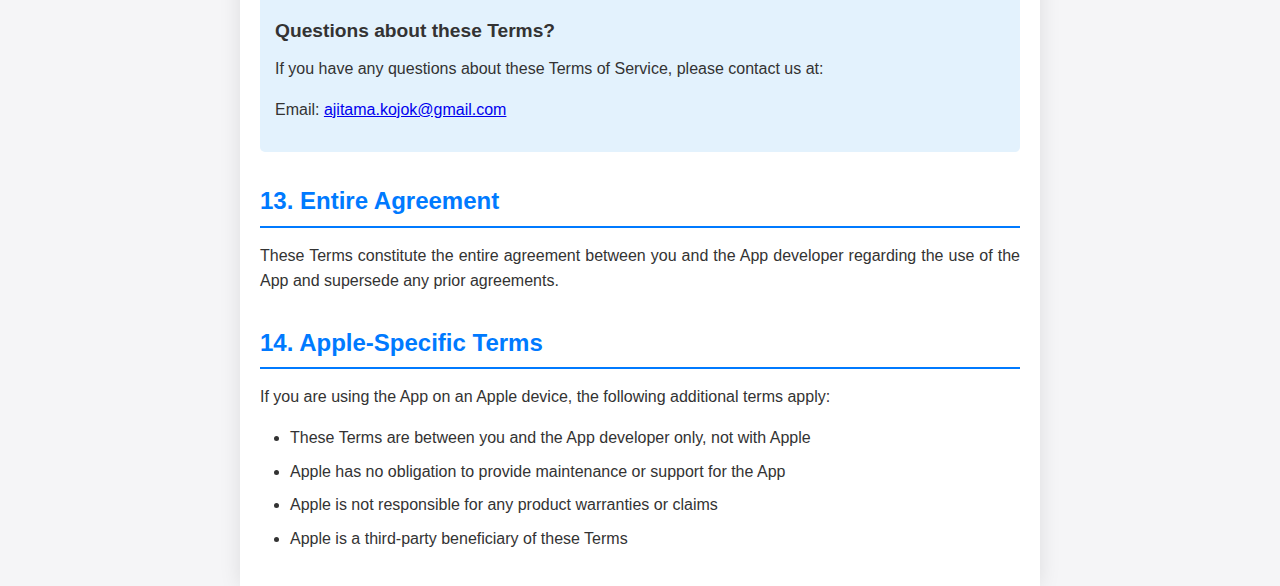
<file: terms_of_service.html>
<!DOCTYPE html>
<html lang="en">
<head>
    <meta charset="UTF-8">
    <meta name="viewport" content="width=device-width, initial-scale=1.0">
    <title>BodyLapse Terms of Service</title>
    <style>
        * {
            margin: 0;
            padding: 0;
            box-sizing: border-box;
        }
        
        body {
            font-family: -apple-system, BlinkMacSystemFont, 'Segoe UI', Roboto, 'Helvetica Neue', Arial, sans-serif;
            line-height: 1.6;
            color: #333;
            background-color: #f5f5f7;
        }
        
        .container {
            max-width: 800px;
            margin: 0 auto;
            padding: 20px;
            background-color: white;
            box-shadow: 0 0 20px rgba(0,0,0,0.1);
        }
        
        h1 {
            color: #007AFF;
            margin-bottom: 10px;
            font-size: 2em;
        }
        
        h2 {
            color: #007AFF;
            margin-top: 30px;
            margin-bottom: 15px;
            font-size: 1.5em;
            border-bottom: 2px solid #007AFF;
            padding-bottom: 5px;
        }
        
        h3 {
            color: #333;
            margin-top: 20px;
            margin-bottom: 10px;
            font-size: 1.2em;
        }
        
        p {
            margin-bottom: 15px;
            text-align: justify;
        }
        
        ul {
            margin-left: 30px;
            margin-bottom: 15px;
        }
        
        li {
            margin-bottom: 8px;
        }
        
        .important {
            background-color: #FFF3CD;
            padding: 15px;
            border-left: 4px solid #FFC107;
            margin: 20px 0;
        }
        
        .contact {
            background-color: #E3F2FD;
            padding: 15px;
            border-radius: 5px;
            margin-top: 30px;
        }
        
        .last-updated {
            color: #666;
            font-style: italic;
            margin-bottom: 20px;
        }
        
        @media (max-width: 600px) {
            .container {
                padding: 15px;
            }
            
            h1 {
                font-size: 1.5em;
            }
            
            h2 {
                font-size: 1.2em;
            }
        }
    </style>
</head>
<body>
    <div class="container">
        <h1>BodyLapse Terms of Service</h1>
        <p class="last-updated">Last updated: December 30, 2025</p>
        
        <h2>1. Acceptance of Terms</h2>
        <p>By downloading, installing, or using the BodyLapse application ("App"), you agree to be bound by these Terms of Service ("Terms"). If you do not agree to these Terms, please do not use the App.</p>
        
        <h2>2. Description of Service</h2>
        <p>BodyLapse is a fitness progress tracking application that allows users to:</p>
        <ul>
            <li>Capture daily photos to track physical transformation</li>
            <li>Create time-lapse videos of their fitness journey</li>
            <li>Track weight and body fat percentage (Premium feature)</li>
            <li>Store and manage progress photos locally on their device</li>
        </ul>
        
        <h2>3. Premium Subscription</h2>
        <h3>3.1 Subscription Terms</h3>
        <p>BodyLapse offers a Premium subscription that provides additional features:</p>
        <ul>
            <li>Ad-free experience</li>
            <li>No watermarks on generated videos</li>
            <li>Weight and body fat tracking</li>
            <li>Detailed progress charts</li>
            <li>HealthKit integration</li>
        </ul>
        
        <h3>3.2 Pricing and Payment</h3>
        <ul>
            <li>Premium subscription is billed monthly</li>
            <li>Payment will be charged to your Apple ID account at confirmation of purchase</li>
            <li>Subscription automatically renews unless auto-renew is turned off at least 24 hours before the end of the current period</li>
            <li>Your account will be charged for renewal within 24 hours prior to the end of the current period</li>
        </ul>
        
        <h3>3.3 Managing Subscriptions</h3>
        <p>You can manage or cancel your subscription at any time through your Apple ID Account Settings. No refunds will be provided for any unused portion of the term.</p>
        
        <h2>4. User Content and Conduct</h2>
        <h3>4.1 Your Content</h3>
        <p>You retain all rights to photos and videos you create using the App. The App stores all content locally on your device and does not upload or share your content without your explicit action.</p>
        
        <h3>4.2 Acceptable Use</h3>
        <p>You agree to use the App only for lawful purposes and in accordance with these Terms. You agree not to:</p>
        <ul>
            <li>Use the App for any illegal or unauthorized purpose</li>
            <li>Attempt to reverse engineer, decompile, or hack the App</li>
            <li>Remove or alter any proprietary notices or labels</li>
            <li>Use the App to generate inappropriate or offensive content</li>
        </ul>
        
        <h2>5. Privacy and Data Protection</h2>
        <p>Your privacy is important to us. Please review our Privacy Policy, which describes how we handle your information. Key points:</p>
        <ul>
            <li>All photos and data are stored locally on your device</li>
            <li>We do not collect or transmit personal data to external servers</li>
            <li>HealthKit data (if enabled) remains under your control</li>
            <li>We do not use tracking or analytics that identify individual users</li>
        </ul>
        
        <h2>6. Intellectual Property</h2>
        <p>The App and its original content, features, and functionality are owned by the developer and are protected by international copyright, trademark, and other intellectual property laws.</p>
        
        <h2>7. Disclaimers and Limitations</h2>
        <h3>7.1 Health Disclaimer</h3>
        <div class="important">
            <strong>Important:</strong> BodyLapse is not a medical application. It is designed for fitness tracking and motivational purposes only. Always consult with qualified healthcare professionals before making decisions about your health, diet, or exercise routine.
        </div>
        
        <h3>7.2 Service Availability</h3>
        <p>The App is provided "as is" and "as available" without warranties of any kind. We do not guarantee that the App will be uninterrupted, secure, or error-free.</p>
        
        <h3>7.3 Limitation of Liability</h3>
        <p>To the maximum extent permitted by law, we shall not be liable for any indirect, incidental, special, consequential, or punitive damages resulting from your use or inability to use the App.</p>
        
        <h2>8. Indemnification</h2>
        <p>You agree to indemnify and hold harmless the App developer from any claims, damages, losses, or expenses arising from your use of the App or violation of these Terms.</p>
        
        <h2>9. Changes to Terms</h2>
        <p>We reserve the right to modify these Terms at any time. We will notify users of any material changes through the App. Your continued use of the App after such modifications constitutes acceptance of the updated Terms.</p>
        
        <h2>10. Termination</h2>
        <p>We may terminate or suspend your access to the App immediately, without prior notice, for any reason, including breach of these Terms. Upon termination, your right to use the App will cease immediately.</p>
        
        <h2>11. Governing Law</h2>
        <p>These Terms shall be governed by and construed in accordance with the laws of the jurisdiction in which the developer operates, without regard to its conflict of law provisions.</p>
        
        <h2>12. Contact Information</h2>
        <div class="contact">
            <h3>Questions about these Terms?</h3>
            <p>If you have any questions about these Terms of Service, please contact us at:</p>
            <p>Email: <a href="mailto:ajitama.kojok@gmail.com">ajitama.kojok@gmail.com</a></p>
        </div>
        
        <h2>13. Entire Agreement</h2>
        <p>These Terms constitute the entire agreement between you and the App developer regarding the use of the App and supersede any prior agreements.</p>
        
        <h2>14. Apple-Specific Terms</h2>
        <p>If you are using the App on an Apple device, the following additional terms apply:</p>
        <ul>
            <li>These Terms are between you and the App developer only, not with Apple</li>
            <li>Apple has no obligation to provide maintenance or support for the App</li>
            <li>Apple is not responsible for any product warranties or claims</li>
            <li>Apple is a third-party beneficiary of these Terms</li>
        </ul>
    </div>
</body>
</html>
</file>
<file: bodylapse-marketing/css/styles.css>
/* Reset and Base Styles */
* {
    margin: 0;
    padding: 0;
    box-sizing: border-box;
}

body {
    font-family: 'Inter', -apple-system, BlinkMacSystemFont, sans-serif;
    width: 2688px;
    height: 1242px;
    overflow: hidden;
    background: #000;
    position: relative;
}

/* Language Selector */
.language-selector {
    position: absolute;
    top: 40px;
    right: 60px;
    z-index: 100;
    display: flex;
    gap: 12px;
}

.lang-btn {
    width: 60px;
    height: 40px;
    border: 2px solid rgba(255, 255, 255, 0.3);
    background: rgba(255, 255, 255, 0.1);
    color: #fff;
    font-size: 16px;
    font-weight: 600;
    border-radius: 20px;
    cursor: pointer;
    transition: all 0.3s ease;
    backdrop-filter: blur(10px);
}

.lang-btn:hover {
    background: rgba(255, 255, 255, 0.2);
    transform: translateY(-2px);
}

.lang-btn.active {
    background: #007AFF;
    border-color: #007AFF;
}


/* Slide Container */
.slide-container {
    width: 100%;
    height: 100%;
    position: relative;
}

.slide {
    position: absolute;
    width: 100%;
    height: 100%;
    opacity: 0;
    transition: opacity 0.6s ease;
    display: flex;
    align-items: center;
    justify-content: center;
}

.slide.active {
    opacity: 1;
}

/* Content Wrapper */
.content-wrapper {
    width: 100%;
    height: 100%;
    padding: 120px;
    display: flex;
    align-items: center;
    gap: 120px;
}

/* Text Section */
.text-section {
    flex: 1;
    max-width: 800px;
}

.premium-badge {
    display: inline-block;
    background: linear-gradient(135deg, #FFD700, #FFA500);
    color: #000;
    font-size: 18px;
    font-weight: 700;
    padding: 8px 24px;
    border-radius: 30px;
    margin-bottom: 24px;
    letter-spacing: 1px;
}

.title {
    font-size: 72px;
    font-weight: 800;
    color: #fff;
    line-height: 1.1;
    margin-bottom: 32px;
    letter-spacing: -2px;
    text-shadow: 2px 2px 8px rgba(0, 0, 0, 0.4);
}

.subtitle {
    font-size: 32px;
    font-weight: 400;
    color: #fff;
    line-height: 1.4;
    margin-bottom: 48px;
    text-shadow: 1px 1px 4px rgba(0, 0, 0, 0.3);
}

.features {
    display: flex;
    flex-direction: column;
    gap: 24px;
}

.feature-item {
    display: flex;
    align-items: center;
    gap: 20px;
    background: rgba(0, 0, 0, 0.2);
    padding: 16px 24px;
    border-radius: 20px;
    backdrop-filter: blur(10px);
}

.feature-icon {
    font-size: 36px;
    filter: drop-shadow(1px 1px 2px rgba(0, 0, 0, 0.3));
}

.feature-text {
    font-size: 24px;
    color: #fff;
    font-weight: 500;
}

/* Visual Section */
.visual-section {
    flex: 1;
    display: flex;
    align-items: center;
    justify-content: center;
}

/* Phone Mockup - Removed frame */
.phone-mockup {
    width: 440px;
    height: 956px;
    position: relative;
}

.demo-video {
    width: 100%;
    height: 100%;
    object-fit: cover;
    border-radius: 20px;
    box-shadow: 0 30px 60px rgba(0, 0, 0, 0.3);
}

.video-placeholder {
    position: absolute;
    top: 50%;
    left: 50%;
    transform: translate(-50%, -50%);
    text-align: center;
    color: rgba(255, 255, 255, 0.5);
    padding: 40px;
}

.placeholder-note {
    font-size: 14px;
    margin-top: 10px;
    color: rgba(255, 255, 255, 0.3);
}

/* Privacy Demo */
.before-after-showcase {
    position: relative;
    width: 800px;
    height: 800px;
}

.privacy-demo {
    width: 100%;
    height: 100%;
    position: relative;
    display: flex;
    gap: 40px;
    align-items: center;
}

.privacy-img {
    width: 330px;
    height: 717px;
    object-fit: cover;
    border-radius: 20px;
    box-shadow: 0 30px 60px rgba(0, 0, 0, 0.3);
}

.image-placeholder {
    position: absolute;
    top: 50%;
    left: 50%;
    transform: translate(-50%, -50%);
    text-align: center;
    color: rgba(255, 255, 255, 0.5);
    background: rgba(0, 0, 0, 0.8);
    padding: 40px;
    border-radius: 20px;
}

/* Chart Mockup */
.chart-mockup {
    width: 440px;
    height: 956px;
    position: relative;
}

.chart-img {
    width: 100%;
    height: 100%;
    object-fit: cover;
    border-radius: 20px;
    box-shadow: 0 30px 60px rgba(0, 0, 0, 0.3);
}

/* Comparison Showcase */
.comparison-showcase {
    width: 440px;
    height: 956px;
    position: relative;
}

.comparison-img {
    width: 100%;
    height: 100%;
    object-fit: cover;
    border-radius: 20px;
    box-shadow: 0 30px 60px rgba(0, 0, 0, 0.3);
}

/* Calendar Mockup */
.calendar-mockup {
    width: 440px;
    height: 956px;
    position: relative;
}

.calendar-img {
    width: 100%;
    height: 100%;
    object-fit: cover;
    border-radius: 20px;
    box-shadow: 0 30px 60px rgba(0, 0, 0, 0.3);
}

/* Body Outline Mockup */
.body-outline-mockup {
    width: 440px;
    height: 956px;
    position: relative;
}

.outline-img {
    width: 100%;
    height: 100%;
    object-fit: cover;
    border-radius: 20px;
    box-shadow: 0 30px 60px rgba(0, 0, 0, 0.3);
}

/* App Logo Section */
.app-logo-section {
    width: 400px;
    height: 400px;
    display: flex;
    align-items: center;
    justify-content: center;
    position: relative;
}

.app-icon {
    width: 256px;
    height: 256px;
    border-radius: 57px;
    box-shadow: 0 30px 60px rgba(0, 0, 0, 0.3);
}

/* CTA Section */
.cta-section {
    margin-top: 60px;
}

.cta-text {
    font-size: 24px;
    color: rgba(255, 255, 255, 0.7);
    margin-bottom: 24px;
}

.cta-button {
    background: #007AFF;
    color: #fff;
    font-size: 24px;
    font-weight: 600;
    padding: 20px 48px;
    border: none;
    border-radius: 40px;
    cursor: pointer;
    transition: all 0.3s ease;
}

.cta-button:hover {
    background: #0051D5;
    transform: translateY(-2px);
    box-shadow: 0 10px 30px rgba(0, 122, 255, 0.3);
}

/* Slide-specific backgrounds - Turquoise to Yellow gradient */
#slide-1 {
    background: linear-gradient(135deg, #008B8B 0%, #20B2AA 100%);
}

#slide-2 {
    background: linear-gradient(135deg, #20B2AA 0%, #2E8B57 100%);
}

#slide-3 {
    background: linear-gradient(135deg, #2E8B57 0%, #6B8E23 100%);
}

#slide-4 {
    background: linear-gradient(135deg, #6B8E23 0%, #BDB76B 100%);
}

#slide-5 {
    background: linear-gradient(135deg, #BDB76B 0%, #DAA520 100%);
}

#slide-6 {
    background: linear-gradient(135deg, #16213e 0%, #0f0f1e 100%);
}

/* Animations */
@keyframes fadeInUp {
    from {
        opacity: 0;
        transform: translateY(30px);
    }
    to {
        opacity: 1;
        transform: translateY(0);
    }
}

.slide.active .title {
    animation: fadeInUp 0.8s ease-out;
}

.slide.active .subtitle {
    animation: fadeInUp 0.8s ease-out 0.1s both;
}

.slide.active .feature-item {
    animation: fadeInUp 0.8s ease-out 0.2s both;
}

.slide.active .feature-item:nth-child(2) {
    animation-delay: 0.3s;
}

.slide.active .feature-item:nth-child(3) {
    animation-delay: 0.4s;
}

.slide.active .visual-section {
    animation: fadeInUp 1s ease-out 0.5s both;
}
</file>
